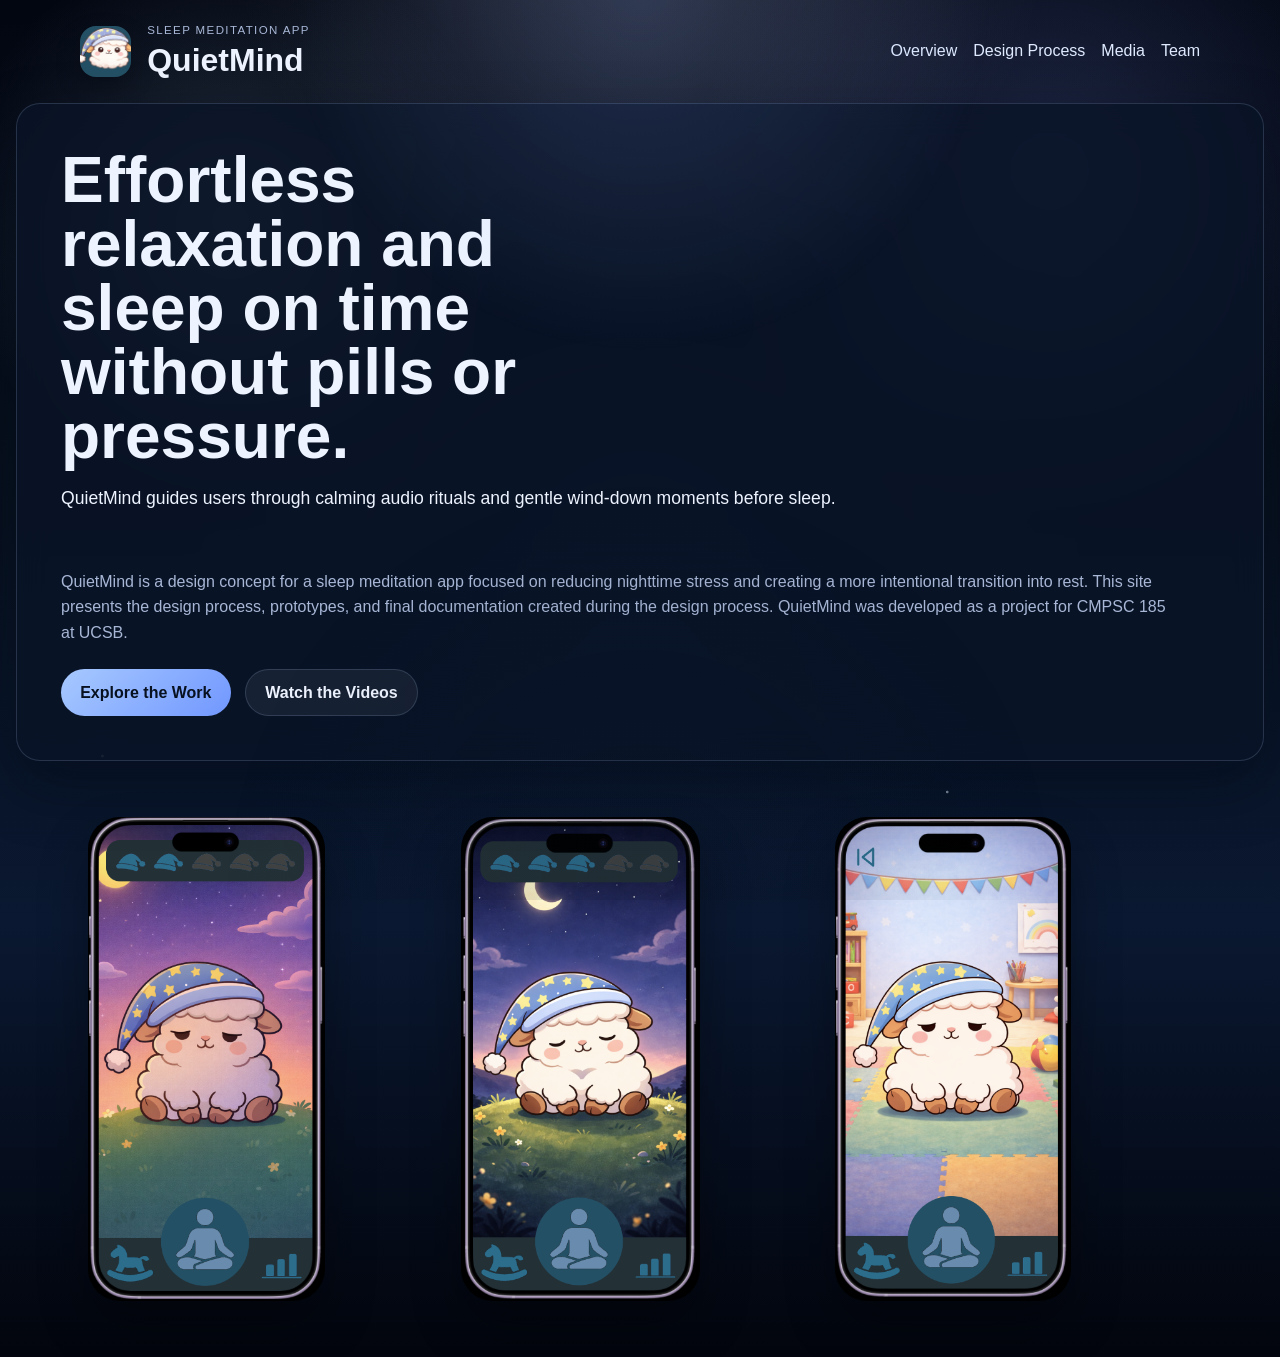
<file: index.html>
<!DOCTYPE html>
<html lang="en">
  <head>
    <meta charset="UTF-8">
    <meta name="viewport" content="width=device-width, initial-scale=1.0">
    <title>QuietMind | CMPSC 185 Project Website</title>
    <meta
      name="description"
      content="QuietMind is a sleep meditation app concept focused on calmer nighttime routines, restful interactions, and a soothing digital experience."
    >
    <link rel="stylesheet" href="style.css">
  </head>
  <body>
    <header class="site-header">
      <div class="brand">
        <img class="brand-mark" src="assets/Icon.PNG" alt="QuietMind app icon">
        <div>
          <p class="eyebrow">Sleep meditation app</p>
          <h1>QuietMind</h1>
        </div>
      </div>
      <nav class="site-nav" aria-label="Primary">
        <a href="index.html#overview">Overview</a>
        <a href="design-process.html">Design Process</a>
        <a href="media.html">Media</a>
        <a href="team.html">Team</a>
      </nav>
    </header>

    <main>
      <section class="hero" id="overview">
        <div class="hero-copy">
          <div class="hero-top">
            <div class="hero-content">
              <h2>Effortless relaxation and sleep on time without pills or pressure.</h2>
              <p class="value-prop">
                QuietMind guides users through calming audio rituals and gentle wind-down moments before sleep.
              </p>
            </div>
          </div>
          <div class="hero-bottom">
            <p class="description">
              QuietMind is a design concept for a sleep meditation app focused on reducing
              nighttime stress and creating a more intentional transition into rest.
              This site presents the design process, prototypes, and final documentation created 
              during the design process. QuietMind was developed as a project for CMPSC 185 at UCSB.
            </p>
            <div class="hero-actions">
              <a class="button button-primary" href="design-process.html">Explore the Work</a>
              <a class="button button-secondary" href="media.html">Watch the Videos</a>
            </div>
          </div>
        </div>
      </section>

      <section class="section screen-section" id="screens">
        <table class="screen-table">
          <tr>
            <td class="screen-cell">
              <img
                src="assets/App Screenshot 3.PNG"
                alt="QuietMind mobile app screen showing a sleeping sheep illustration and navigation icons."
              >
            </td>
            <td class="screen-cell">
              <img
                src="assets/App Screenshot.PNG"
                alt="QuietMind mobile app interface screenshot."
              >
            </td>
            <td class="screen-cell">
              <img
                src="assets/App Screenshot 2.PNG"
                alt="QuietMind mobile app interface screenshot."
              >
            </td>
          </tr>
        </table>
      </section>
    </main>
  </body>
</html>
</file>
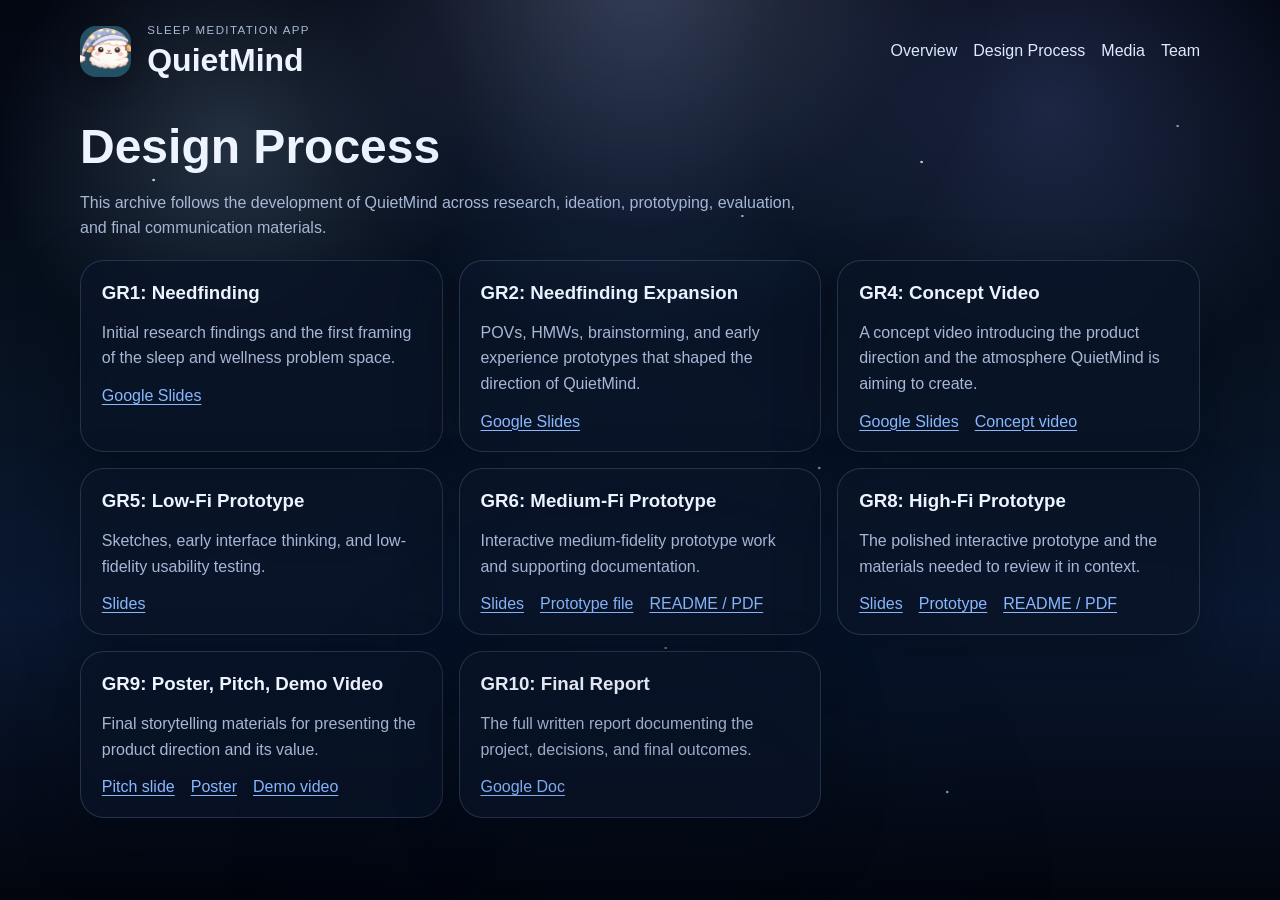
<file: design-process.html>
<!DOCTYPE html>
<html lang="en">
  <head>
    <meta charset="UTF-8">
    <meta name="viewport" content="width=device-width, initial-scale=1.0">
    <title>QuietMind | Design Process</title>
    <meta
      name="description"
      content="Design process archive for QuietMind, covering research, prototyping, evaluation, and final deliverables."
    >
    <link rel="stylesheet" href="style.css">
  </head>
  <body>
    <header class="site-header">
      <div class="brand">
        <img class="brand-mark" src="assets/Icon.PNG" alt="QuietMind app icon">
        <div>
          <p class="eyebrow">Sleep meditation app</p>
          <h1>QuietMind</h1>
        </div>
      </div>
      <nav class="site-nav" aria-label="Primary">
        <a href="index.html#overview">Overview</a>
        <a href="design-process.html">Design Process</a>
        <a href="media.html">Media</a>
        <a href="team.html">Team</a>
      </nav>
    </header>

    <main>
      <section class="section" id="deliverables">
        <div class="section-heading">
          <h2>Design Process</h2>
          <p>
            This archive follows the development of QuietMind across research,
            ideation, prototyping, evaluation, and final communication materials.
          </p>
        </div>

        <div class="deliverable-grid">
          <article class="deliverable-card">
            <div class="deliverable-top">
              <h3>GR1: Needfinding</h3>
            </div>
            <p>Initial research findings and the first framing of the sleep and wellness problem space.</p>
            <div class="link-list">
              <a href="https://docs.google.com/presentation/d/1GgUkfqQwkxiFDuZI85X46f67ND3YDXYamAm60KDWpX4/edit?usp=sharing">Google Slides</a>
            </div>
          </article>

          <article class="deliverable-card">
            <div class="deliverable-top">
              <h3>GR2: Needfinding Expansion</h3>
            </div>
            <p>POVs, HMWs, brainstorming, and early experience prototypes that shaped the direction of QuietMind.</p>
            <div class="link-list">
              <a href="https://docs.google.com/presentation/d/1FjFnAuBP_0ElasFbVPs6r1nCWs1v-kHZTANSIHKed1U/edit?usp=sharing">Google Slides</a>
            </div>
          </article>

          <article class="deliverable-card">
            <div class="deliverable-top">
              <h3>GR4: Concept Video</h3>
            </div>
            <p>A concept video introducing the product direction and the atmosphere QuietMind is aiming to create.</p>
            <div class="link-list">
              <a href="https://docs.google.com/presentation/d/1K4Wh16Tw0_SZ2Ff8Uc864ZTiJzIgVVD7D4EslOKrFf4/edit?usp=sharing">Google Slides</a>
              <a href="assets/CMPSC 185 Quiet Mind Concept Video Compressed.mp4">Concept video</a>
            </div>
          </article>

          <article class="deliverable-card">
            <div class="deliverable-top">
              <h3>GR5: Low-Fi Prototype</h3>
            </div>
            <p>Sketches, early interface thinking, and low-fidelity usability testing.</p>
            <div class="link-list">
              <a href="https://docs.google.com/presentation/d/1j9CntG-74O5GOr8ZMaXLxc4775sUOpA1zs8YuBS4cfk/edit?usp=sharing">Slides</a>
            </div>
          </article>

          <article class="deliverable-card">
            <div class="deliverable-top">
              <h3>GR6: Medium-Fi Prototype</h3>
            </div>
            <p>Interactive medium-fidelity prototype work and supporting documentation.</p>
            <div class="link-list">
              <a href="https://docs.google.com/presentation/d/1ePlnWvIA8bkvnJkkAw0UWYYMbH3HzFDYzk2USkHldaU/edit?usp=sharing">Slides</a>
              <a href="https://www.figma.com/proto/Jgi4Guv5ERsyhWjDvMOv6V/CS185-GR6?node-id=32-9&p=f&t=pCmezXUnx2GKO2n6-1&scaling=scale-down&content-scaling=fixed&page-id=0%3A1&starting-point-node-id=61%3A43">Prototype file</a>
              <a href="https://docs.google.com/document/d/1gpBznzl1mJnKAiJcPYn23IfnC-hY-7BZK5Ihpv_9RwE/edit?usp=sharing">README / PDF</a>
            </div>
          </article>

          <article class="deliverable-card">
            <div class="deliverable-top">
              <h3>GR8: High-Fi Prototype</h3>
            </div>
            <p>The polished interactive prototype and the materials needed to review it in context.</p>
            <div class="link-list">
              <a href="https://docs.google.com/presentation/d/1pqChBxL6ReqaoylThXCBQ0qjV2tEatImDiufsoiSxNw/edit?usp=sharing">Slides</a>
              <a href="https://www.figma.com/proto/Jgi4Guv5ERsyhWjDvMOv6V/CS185-GR6?node-id=61-43&p=f&t=YIFBWvfysNVmbFWy-1&scaling=scale-down&content-scaling=fixed&page-id=0%3A1&starting-point-node-id=61%3A43">Prototype</a>
              <a href="https://docs.google.com/document/d/1gpBznzl1mJnKAiJcPYn23IfnC-hY-7BZK5Ihpv_9RwE/edit?usp=sharing">README / PDF</a>
            </div>
          </article>

          <article class="deliverable-card">
            <div class="deliverable-top">
              <h3>GR9: Poster, Pitch, Demo Video</h3>
            </div>
            <p>Final storytelling materials for presenting the product direction and its value.</p>
            <div class="link-list">
              <a href="https://docs.google.com/presentation/d/1jPyitXF-Ng4CF0YW7UbVtYEPcXtcI2UzvHZmJZYEe7k/edit?usp=sharing">Pitch slide</a>
              <a href="https://docs.google.com/presentation/d/1BLROkq5YaFreAJUcsWjw1WbJZJCysPptEdS_lE9akKw/edit?usp=sharing">Poster</a>
              <a href="assets/GR9 Demo Video Compressed.mp4">Demo video</a>
            </div>
          </article>

          <article class="deliverable-card">
            <div class="deliverable-top">
              <h3>GR10: Final Report</h3>
            </div>
            <p>The full written report documenting the project, decisions, and final outcomes.</p>
            <div class="link-list">
              <a href="https://docs.google.com/document/d/1UV19bdNOAkAXRhbufFVtsRVMOeDs0AJ3CMCGrfpPu2U/edit?usp=sharing">Google Doc</a>
            </div>
          </article>
        </div>
      </section>
    </main>
  </body>
</html>
</file>
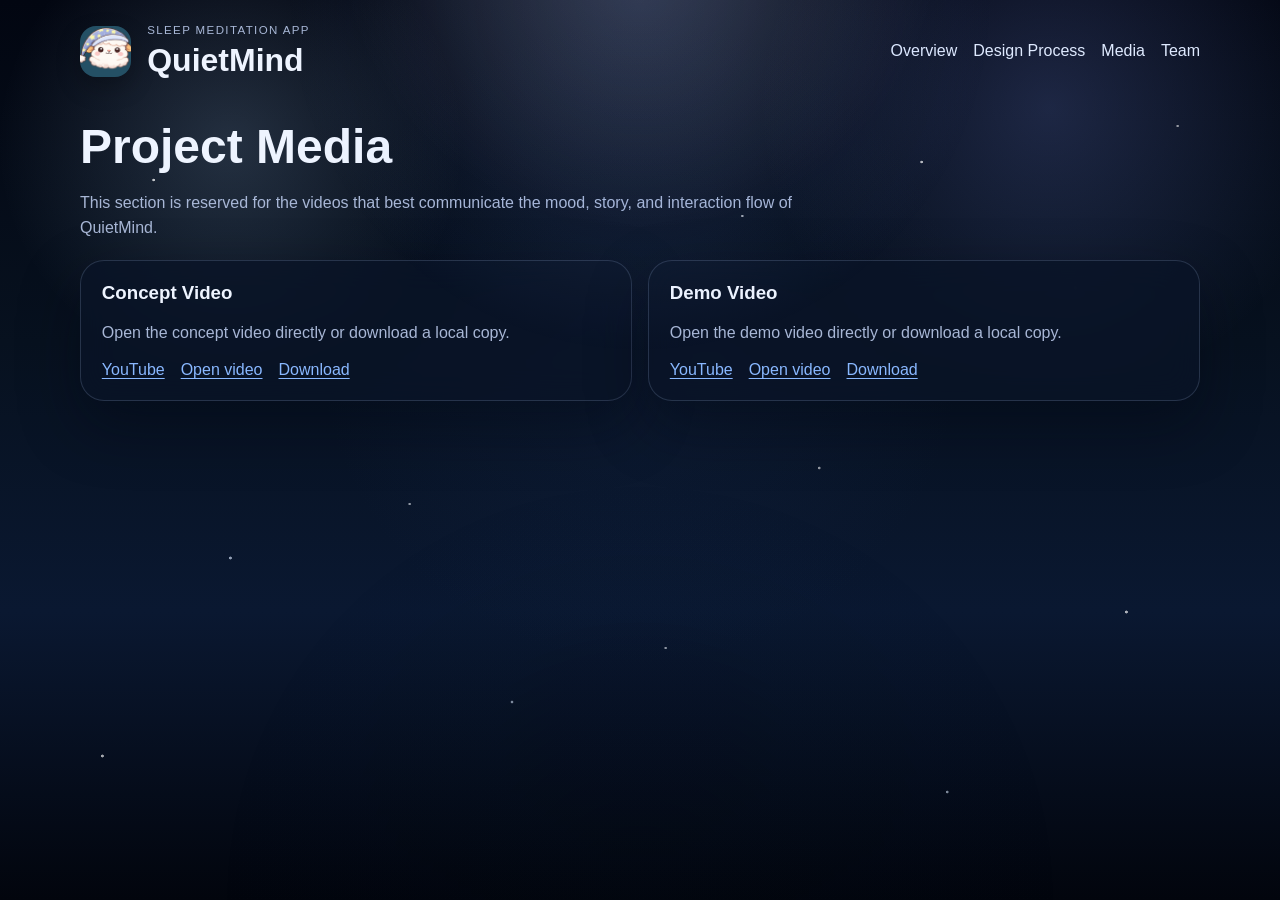
<file: media.html>
<!DOCTYPE html>
<html lang="en">
  <head>
    <meta charset="UTF-8">
    <meta name="viewport" content="width=device-width, initial-scale=1.0">
    <title>QuietMind | Media</title>
    <meta
      name="description"
      content="Video previews and narrative walkthroughs for QuietMind."
    >
    <link rel="stylesheet" href="style.css">
  </head>
  <body class="media-page">
    <header class="site-header">
      <div class="brand">
        <img class="brand-mark" src="assets/Icon.PNG" alt="QuietMind app icon">
        <div>
          <p class="eyebrow">Sleep meditation app</p>
          <h1>QuietMind</h1>
        </div>
      </div>
      <nav class="site-nav" aria-label="Primary">
        <a href="index.html#overview">Overview</a>
        <a href="design-process.html">Design Process</a>
        <a href="media.html">Media</a>
        <a href="team.html">Team</a>
      </nav>
    </header>

    <main>
      <section class="section media-section" id="media">
        <div class="section-heading">
          <h2>Project Media</h2>
          <p>
            This section is reserved for the videos that best communicate the
            mood, story, and interaction flow of QuietMind.
          </p>
        </div>
        <div class="media-grid">
          <article class="media-card">
            <h3>Concept Video</h3>
            <p>Open the concept video directly or download a local copy.</p>
            <div class="link-list">
              <a href="https://youtu.be/Y9COjSM4R-0">YouTube</a>
              <a href="assets/CMPSC 185 Quiet Mind Concept Video Compressed.mp4">Open video</a>
              <a href="assets/CMPSC 185 Quiet Mind Concept Video Compressed.mp4" download>Download</a>
            </div>
          </article>
          <article class="media-card">
            <h3>Demo Video</h3>
            <p>Open the demo video directly or download a local copy.</p>
            <div class="link-list">
              <a href="https://youtu.be/34KTixOmUX0">YouTube</a>
              <a href="assets/GR9 Demo Video Compressed.mp4">Open video</a>
              <a href="assets/GR9 Demo Video Compressed.mp4" download>Download</a>
            </div>
          </article>
        </div>
  
      </section>
    </main>
  </body>
</html>
</file>
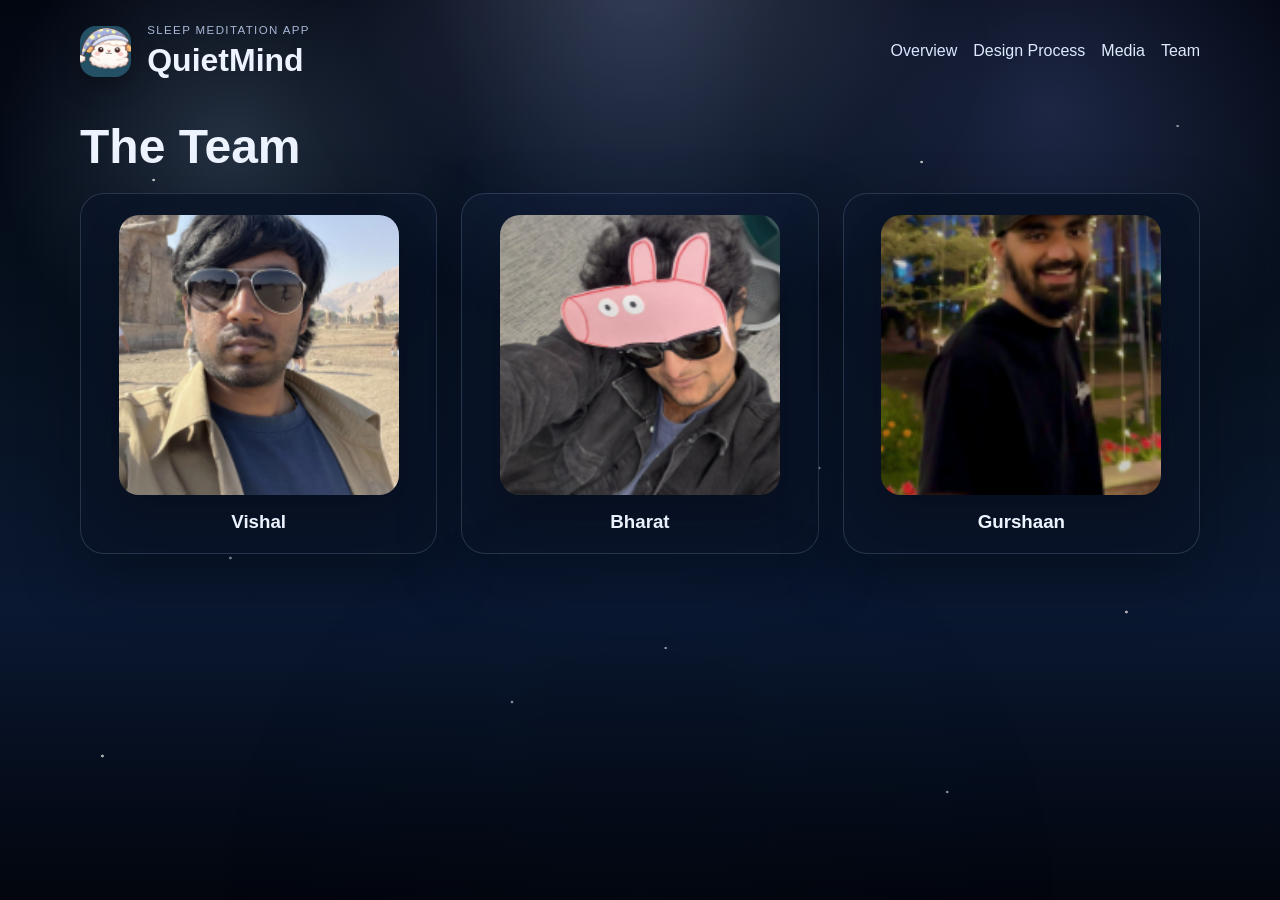
<file: team.html>
<!DOCTYPE html>
<html lang="en">
  <head>
    <meta charset="UTF-8">
    <meta name="viewport" content="width=device-width, initial-scale=1.0">
    <title>QuietMind | Team</title>
    <meta
      name="description"
      content="Team page for QuietMind."
    >
    <link rel="stylesheet" href="style.css">
  </head>
  <body class="team-page">
    <header class="site-header">
      <div class="brand">
        <img class="brand-mark" src="assets/Icon.PNG" alt="QuietMind app icon">
        <div>
          <p class="eyebrow">Sleep meditation app</p>
          <h1>QuietMind</h1>
        </div>
      </div>
      <nav class="site-nav" aria-label="Primary">
        <a href="index.html#overview">Overview</a>
        <a href="design-process.html">Design Process</a>
        <a href="media.html">Media</a>
        <a href="team.html">Team</a>
      </nav>
    </header>

    <main>
      <section class="section team-section" id="team">
        <div class="section-heading">
          <h2>The Team</h2>
        </div>
        <table class="team-table">
          <tr>
            <td class="team-cell">
              <div class="team-card team-member">
                <img class="team-photo" src="assets/Vishal.PNG" alt="Vishal">
                <h3>Vishal</h3>
              </div>
            </td>
            <td class="team-cell">
              <div class="team-card team-member">
                <img class="team-photo" src="assets/Bharat.PNG" alt="Bharat">
                <h3>Bharat</h3>
              </div>
            </td>
            <td class="team-cell">
              <div class="team-card team-member">
                <img class="team-photo" src="assets/Gurshaan.PNG" alt="Gurshaan">
                <h3>Gurshaan</h3>
              </div>
            </td>
          </tr>
        </table>
      </section>
    </main>
  </body>
</html>
</file>
<file: style.css>
:root {
  --bg: #07111f;
  --surface: rgba(10, 20, 39, 0.78);
  --surface-strong: rgba(18, 32, 58, 0.92);
  --text: #eef4ff;
  --muted: #a8b7d6;
  --accent: #89b8ff;
  --accent-soft: rgba(137, 184, 255, 0.14);
  --border: rgba(173, 197, 235, 0.18);
  --shadow: 0 24px 60px rgba(1, 8, 20, 0.42);
}

* {
  box-sizing: border-box;
}

html {
  scroll-behavior: smooth;
}

body {
  margin: 0;
  font-family: "Trebuchet MS", "Segoe UI", sans-serif;
  color: var(--text);
  position: relative;
  min-height: 100vh;
  overflow-x: hidden;
  background:
    radial-gradient(circle at 18% 16%, rgba(180, 217, 255, 0.18), transparent 18%),
    radial-gradient(circle at 82% 12%, rgba(132, 156, 255, 0.2), transparent 22%),
    radial-gradient(circle at 50% -8%, rgba(244, 248, 255, 0.16), transparent 26%),
    radial-gradient(circle at 50% 38%, rgba(33, 56, 104, 0.18), transparent 38%),
    linear-gradient(180deg, #020611 0%, #07111f 38%, #0a1831 68%, #02050d 100%);
}

body::before,
body::after {
  content: "";
  position: fixed;
  inset: 0;
  pointer-events: none;
}

body::before {
  opacity: 0.82;
  background-image:
    radial-gradient(circle at 12% 20%, rgba(255, 255, 255, 0.9) 0 1px, transparent 1.6px),
    radial-gradient(circle at 26% 34%, rgba(220, 234, 255, 0.85) 0 1.2px, transparent 1.8px),
    radial-gradient(circle at 72% 18%, rgba(255, 255, 255, 0.85) 0 1px, transparent 1.6px),
    radial-gradient(circle at 58% 24%, rgba(245, 249, 255, 0.78) 0 0.9px, transparent 1.5px),
    radial-gradient(circle at 84% 32%, rgba(220, 234, 255, 0.75) 0 1.2px, transparent 1.9px),
    radial-gradient(circle at 64% 52%, rgba(255, 255, 255, 0.7) 0 1px, transparent 1.7px),
    radial-gradient(circle at 18% 62%, rgba(220, 234, 255, 0.8) 0 1.1px, transparent 1.8px),
    radial-gradient(circle at 32% 56%, rgba(245, 249, 255, 0.7) 0 0.9px, transparent 1.5px),
    radial-gradient(circle at 88% 68%, rgba(255, 255, 255, 0.82) 0 1.1px, transparent 1.8px),
    radial-gradient(circle at 40% 78%, rgba(220, 234, 255, 0.72) 0 1px, transparent 1.7px),
    radial-gradient(circle at 8% 84%, rgba(255, 255, 255, 0.78) 0 1.1px, transparent 1.8px),
    radial-gradient(circle at 74% 88%, rgba(220, 234, 255, 0.7) 0 1px, transparent 1.7px),
    radial-gradient(circle at 52% 72%, rgba(245, 249, 255, 0.72) 0 0.9px, transparent 1.5px),
    radial-gradient(circle at 92% 14%, rgba(255, 255, 255, 0.68) 0 0.9px, transparent 1.5px);
  background-repeat: no-repeat;
}

body::after {
  background:
    radial-gradient(circle at 50% 0%, rgba(130, 164, 255, 0.18), transparent 32%),
    radial-gradient(circle at 50% 100%, rgba(7, 17, 31, 0.12), transparent 38%);
}

.media-page,
.team-page {
  min-height: 100vh;
}

a {
  color: var(--accent);
}

img {
  display: block;
  max-width: 100%;
}

.site-header,
main {
  width: min(1120px, calc(100% - 2rem));
  margin: 0 auto;
}

.site-header {
  display: flex;
  justify-content: space-between;
  align-items: center;
  gap: 1.5rem;
  padding: 1.5rem 0;
}

.brand {
  display: flex;
  align-items: center;
  gap: 1rem;
}

.brand-mark {
  width: 3.2rem;
  height: 3.2rem;
  border-radius: 1rem;
  object-fit: cover;
  box-shadow: 0 10px 24px rgba(0, 0, 0, 0.24);
}

.brand h1,
.hero h2,
.section-heading h2,
.deliverable-card h3,
.media-card h3 {
  margin: 0;
  font-weight: 600;
}

.eyebrow {
  margin: 0 0 0.35rem;
  color: var(--muted);
  text-transform: uppercase;
  letter-spacing: 0.12em;
  font-size: 0.72rem;
}

.site-nav {
  display: flex;
  flex-wrap: wrap;
  gap: 1rem;
}

.site-nav a {
  text-decoration: none;
  color: #dfeaff;
}

.hero,
.section {
  margin-bottom: 2rem;
}

.hero {
  width: 100vw;
  margin-left: calc(50% - 50vw);
  margin-right: calc(50% - 50vw);
  margin-bottom: 2rem;
  padding: 0 1rem;
}

.hero-copy {
  width: min(1400px, 100%);
  margin: 0 auto;
  display: flex;
  flex-direction: column;
  gap: 2rem;
  padding: 2.75rem;
  border: 1px solid var(--border);
  border-radius: 1.5rem;
  background: var(--surface);
  backdrop-filter: blur(16px);
  box-shadow: var(--shadow);
}

.hero-top {
  display: block;
}

.hero-bottom {
  max-width: 70rem;
}

.hero h2 {
  font-size: clamp(2.2rem, 5vw, 4.6rem);
  line-height: 1;
  max-width: 14ch;
}

.value-prop {
  font-size: 1.1rem;
  margin: 1.25rem 0 0.75rem;
}

.description,
.section-heading p,
.deliverable-card p,
.media-card p,
.team-card p,
.snapshot-card p {
  color: var(--muted);
  line-height: 1.6;
}

.hero-actions {
  display: flex;
  flex-wrap: wrap;
  gap: 0.9rem;
  margin-top: 1.5rem;
}

.hero-content {
  min-width: 0;
}

.button {
  display: inline-flex;
  align-items: center;
  justify-content: center;
  min-height: 2.9rem;
  padding: 0 1.2rem;
  border-radius: 999px;
  text-decoration: none;
  font-weight: 600;
}

.button-primary {
  background: linear-gradient(135deg, #a7c9ff 0%, #7197ff 100%);
  color: #07111f;
}

.button-secondary {
  border: 1px solid var(--border);
  color: var(--text);
  background: rgba(255, 255, 255, 0.06);
}

.deliverable-card,
.media-card,
.snapshot-card,
.team-card {
  border: 1px solid var(--border);
  border-radius: 1.5rem;
  background: var(--surface);
  backdrop-filter: blur(16px);
  box-shadow: var(--shadow);
}

.section {
  padding: 1rem 0;
}

.section-heading {
  margin-bottom: 1.2rem;
  max-width: 46rem;
}

.section-heading h2 {
  font-size: clamp(1.8rem, 4vw, 3rem);
  margin-bottom: 0.45rem;
}

.snapshot-grid,
.deliverable-grid,
.media-grid {
  display: grid;
  gap: 1rem;
}

.snapshot-grid {
  grid-template-columns: repeat(4, minmax(0, 1fr));
}

.deliverable-grid {
  grid-template-columns: repeat(3, minmax(0, 1fr));
}

.media-grid {
  grid-template-columns: repeat(2, minmax(0, 1fr));
}

.media-grid-stacked {
  grid-template-columns: 1fr;
}

.snapshot-card,
.deliverable-card,
.media-card,
.team-card {
  padding: 1.3rem;
}

.snapshot-card h3 {
  margin-top: 0;
  margin-bottom: 0.35rem;
}

.deliverable-top {
  margin: 0;
}

.link-list {
  display: flex;
  flex-wrap: wrap;
  gap: 0.8rem 1rem;
  margin-top: 1rem;
}

.link-list a {
  text-decoration-thickness: 0.08em;
  text-underline-offset: 0.18em;
}

.media-section .video-placeholder {
  display: grid;
  place-items: center;
  min-height: 220px;
  padding: 1rem;
  border: 1px dashed rgba(162, 192, 255, 0.32);
  border-radius: 1rem;
  background: linear-gradient(135deg, rgba(117, 152, 255, 0.14), rgba(255, 255, 255, 0.04));
  color: var(--muted);
  text-align: center;
}

.media-page .media-card {
  max-width: none;
  margin: 0;
}

.team-card {
  max-width: none;
}

.team-member {
  max-width: none;
  display: flex;
  flex-direction: column;
  align-items: center;
  text-align: center;
  width: 100%;
}

.team-member h3 {
  margin: 1rem 0 0;
}

.team-photo {
  width: 100%;
  max-width: 280px;
  aspect-ratio: 1 / 1;
  object-fit: cover;
  border-radius: 1.25rem;
  box-shadow: 0 18px 36px rgba(0, 0, 0, 0.22);
}

.team-table {
  width: calc(100% + 3rem);
  margin: 0 -1.5rem;
  table-layout: fixed;
  border-collapse: separate;
  border-spacing: 1.5rem 0;
}

.team-cell {
  width: 33.333%;
  padding: 0;
  text-align: center;
  vertical-align: top;
}

.screen-table {
  display: table;
  width: 100%;
  height: auto;
  table-layout: fixed;
  border-collapse: separate;
  border-spacing: 0;
  padding: 0;
  border: 0;
  background: transparent;
  box-shadow: none;
}

.screen-cell {
  width: 33.333%;
  padding: 0.5rem;
  text-align: center;
  vertical-align: middle;
  height: 500px;
}

.screen-cell img {
  width: auto;
  max-width: 100%;
  max-height: 100%;
  object-fit: contain;
  border-radius: 2rem;
  box-shadow: 0 26px 50px rgba(0, 0, 0, 0.32);
}

@media (max-width: 760px) {
  .snapshot-grid,
  .deliverable-grid,
  .media-grid {
    grid-template-columns: 1fr;
  }

  .site-header {
    flex-direction: column;
    align-items: flex-start;
  }
}

@media (max-width: 640px) {
  .site-header,
  main {
    width: min(100% - 1.25rem, 1120px);
  }

  .hero {
    padding: 0 0.625rem;
  }

  .snapshot-card,
  .deliverable-card,
  .media-card,
  .team-card {
    padding: 1.1rem;
  }

  .hero-copy {
    padding: 1.1rem;
  }

  .hero h2 {
    max-width: none;
  }
}
</file>
